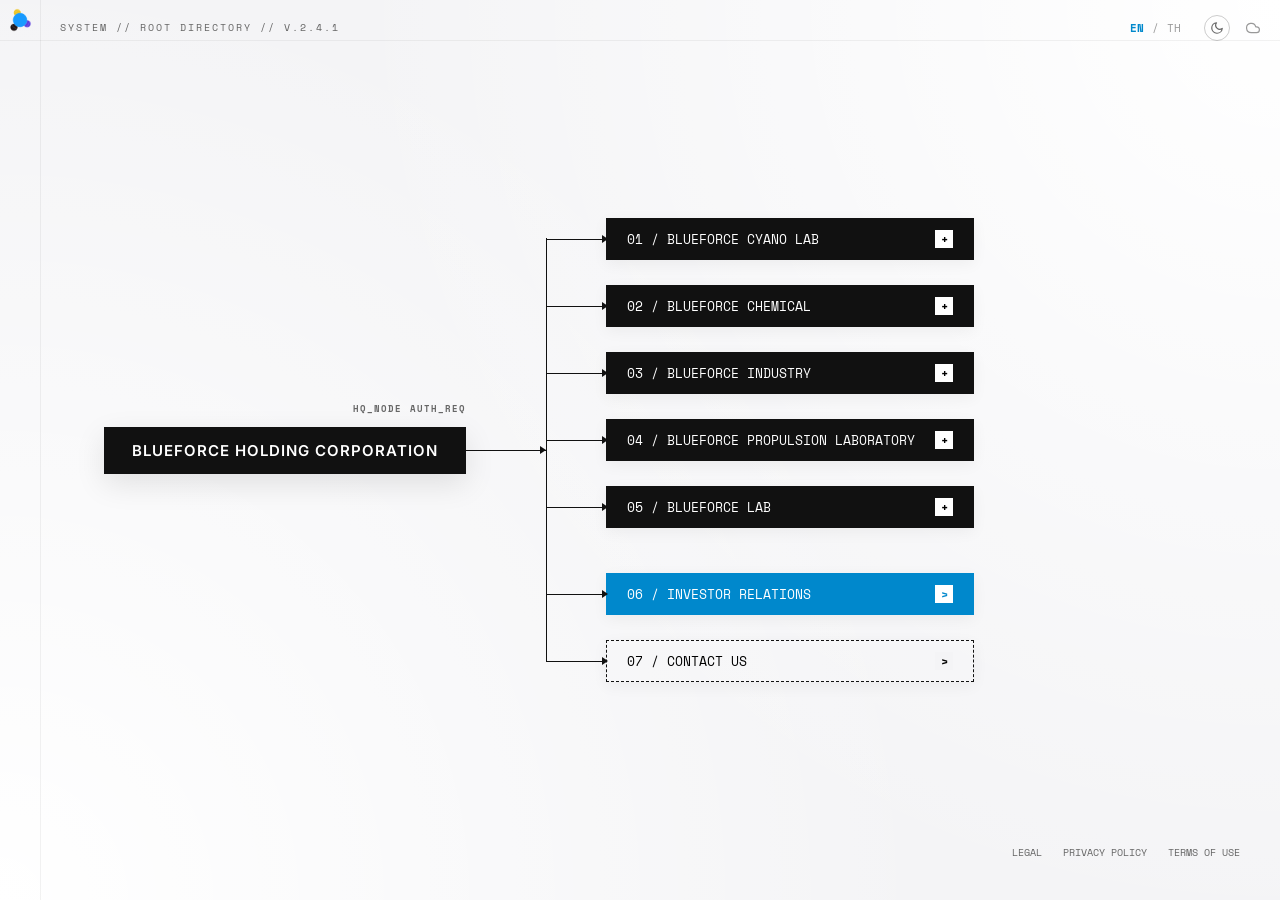
<file: index.html>
<!DOCTYPE html>
<html lang="en">
<head>
  <meta charset="UTF-8">
  <meta name="viewport" content="width=device-width, initial-scale=1.0">
  <meta name="description" content="Blueforce Holding Corporation - Core Directory">
  <title>BLUEFORCE HOLDING CORPORATION</title>
  <link rel="stylesheet" href="styles.css">
  <link rel="icon" type="image/png" href="LOGO/BHC_LOGO.png">
</head>
<body>
  <div class="lang-toggle">
    <span class="lang-btn active" data-lang="en">EN</span> / <span class="lang-btn" data-lang="th">TH</span>
    <span class="theme-toggle" id="theme-toggle"><svg width="14" height="14" viewBox="0 0 24 24" fill="none" stroke="currentColor" stroke-width="2" stroke-linecap="round" stroke-linejoin="round"><path d="M21 12.79A9 9 0 1 1 11.21 3 7 7 0 0 0 21 12.79z"/></svg></span>
    <a href="login.html" class="cloud-toggle" id="cloud-toggle" title="Blueforce Cloud"><svg width="14" height="14" viewBox="0 0 24 24" fill="none" stroke="currentColor" stroke-width="2" stroke-linecap="round" stroke-linejoin="round"><path d="M18 10h-1.26A8 8 0 1 0 9 20h9a5 5 0 0 0 0-10z"/></svg></a>
  </div>

  <img src="LOGO/BHC_LOGO.png" class="nav-logo site-logo" alt="BHC Logo">
  <div class="page-header" data-i18n="sys_root">SYSTEM // ROOT DIRECTORY // v.2.4.1</div>

  <div class="diagram-container">
    <div class="node">
      <div class="tags">
        <span data-i18n="tag_hq_node">HQ_NODE</span>
        <span data-i18n="tag_auth_req">AUTH_REQ</span>
      </div>
      <span data-i18n="corp_name">BLUEFORCE HOLDING CORPORATION</span>
    </div>
    
    <div class="connector-right"></div>
    
    <div class="tree">
      <a href="cyano-lab.html" class="tree-item">
        <div class="tree-node">
          <span data-i18n="node_01">01 / BLUEFORCE CYANO LAB</span>
          <span class="icon">+</span>
        </div>
      </a>
      
      <a href="chemical.html" class="tree-item">
        <div class="tree-node">
          <span data-i18n="node_02">02 / BLUEFORCE CHEMICAL</span>
          <span class="icon">+</span>
        </div>
      </a>
      
      <a href="industry.html" class="tree-item">
        <div class="tree-node">
          <span data-i18n="node_03">03 / BLUEFORCE INDUSTRY</span>
          <span class="icon">+</span>
        </div>
      </a>

      <a href="propulsion.html" class="tree-item">
        <div class="tree-node">
          <span data-i18n="node_04">04 / BLUEFORCE PROPULSION LABORATORY</span>
          <span class="icon">+</span>
        </div>
      </a>

      <a href="lab.html" class="tree-item">
        <div class="tree-node">
          <span data-i18n="node_05">05 / BLUEFORCE LAB</span>
          <span class="icon">+</span>
        </div>
      </a>

      <!-- NEW PHASE 2 NODES -->
      <a href="#" class="tree-item" style="margin-top: 20px;">
        <div class="tree-node" style="background-color: var(--accent-blue); border-color: var(--accent-blue);">
          <span data-i18n="node_06">06 / INVESTOR RELATIONS</span>
          <span class="icon" style="color: var(--accent-blue);">></span>
        </div>
      </a>

      <a href="contact.html" class="tree-item">
        <div class="tree-node tree-node-contact">
          <span data-i18n="node_07">07 / CONTACT US</span>
          <span class="icon contact-icon">></span>
        </div>
      </a>
    </div>
  </div>

  <div class="global-footer">
    <a href="#" data-i18n="footer_legal">LEGAL</a>
    <a href="#" data-i18n="footer_privacy">PRIVACY POLICY</a>
    <a href="#" data-i18n="footer_terms">TERMS OF USE</a>
  </div>

  <!-- <div class="global-ticker">
    <div class="ticker-content" data-i18n="ticker_msg">
      MARKET DATA: BHC +4.2% ^ | CYANO +1.1% ^ | CHEMDIV -0.4% v || SYSTEM STATUS: NOMINAL || SECURITY ALERT LEVEL: GREEN (TIER 1) || GLOBAL OPERATIONS REPORT: ALL FACILITIES OPERATING AT 98% EFFICIENCY
    </div>
  </div> -->

  <script src="script.js"></script>
</body>
</html>
</file>
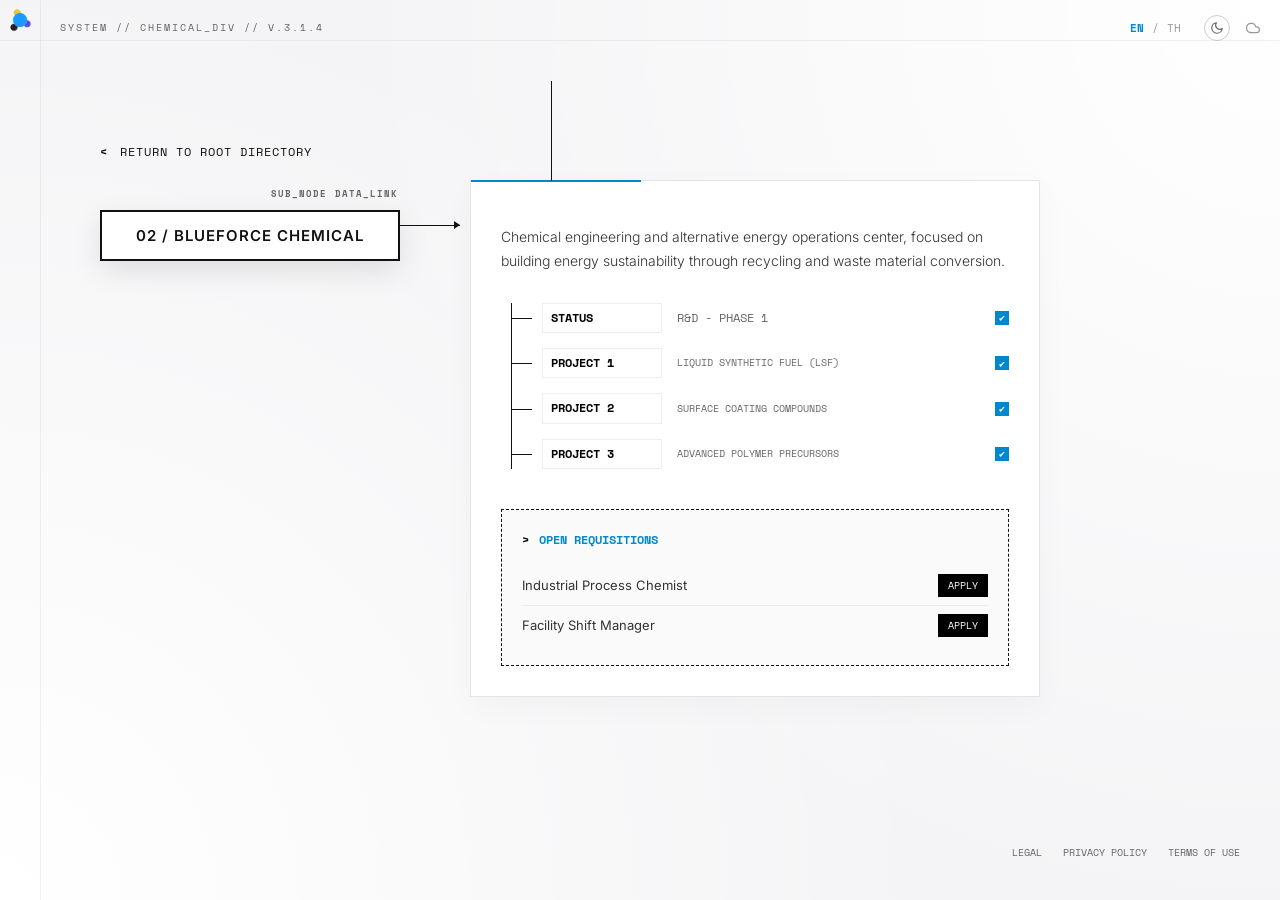
<file: chemical.html>
<!DOCTYPE html>
<html lang="en">
<head>
  <meta charset="UTF-8">
  <meta name="viewport" content="width=device-width, initial-scale=1.0">
  <title>02 / BLUEFORCE CHEMICAL</title>
  <link rel="stylesheet" href="styles.css">
  <link rel="icon" type="image/png" href="LOGO/BHC_LOGO.png">
</head>
<body>
  <div class="lang-toggle">
    <span class="lang-btn active" data-lang="en">EN</span> / <span class="lang-btn" data-lang="th">TH</span>
    <span class="theme-toggle" id="theme-toggle"><svg width="14" height="14" viewBox="0 0 24 24" fill="none" stroke="currentColor" stroke-width="2" stroke-linecap="round" stroke-linejoin="round"><path d="M21 12.79A9 9 0 1 1 11.21 3 7 7 0 0 0 21 12.79z"/></svg></span>
    <a href="login.html" class="cloud-toggle" id="cloud-toggle" title="Blueforce Cloud"><svg width="14" height="14" viewBox="0 0 24 24" fill="none" stroke="currentColor" stroke-width="2" stroke-linecap="round" stroke-linejoin="round"><path d="M18 10h-1.26A8 8 0 1 0 9 20h9a5 5 0 0 0 0-10z"/></svg></a>
  </div>

  <img src="LOGO/BHC_LOGO.png" class="nav-logo site-logo" alt="BHC Logo">
  <div class="page-header" data-i18n="sys_chem">SYSTEM // CHEMICAL_DIV // v.3.1.4</div>

  <div class="subpage-container">
    <a href="index.html" class="back-link" data-i18n="back_root">RETURN TO ROOT DIRECTORY</a>
    
    <div class="diagram-container" style="min-height: auto; align-items: flex-start; padding-left: 0;">
      <div class="node subpage-node" style="min-width: 300px;">
        <div class="tags">
          <span data-i18n="tag_sub_node">SUB_NODE</span>
          <span data-i18n="tag_data_link">DATA_LINK</span>
        </div>
        <span data-i18n="node_02">02 / BLUEFORCE CHEMICAL</span>
      </div>

      <div class="connector-right" style="margin-top: 15px; width: 60px;"></div>

      <div class="subpage-details" style="margin-top: -30px; margin-left: 10px;">
        <div class="decorative-line"></div>
        <p style="margin-bottom: 30px; font-weight: 300; font-size: 14px;" data-i18n="desc_chem">The backbone of our manufacturing process. Operating massive-scale synthesizers to produce base chemical compounds, industrial solvents, and advanced material precursors.</p>
        
        <ul class="properties-list">
          <li>
            <span class="prop-name">STATUS</span>
            <span class="prop-value" data-i18n="stat_bc"></span>
            <span class="checkbox-checked">✔</span>
          </li>
          <li>
            <span class="prop-name">PROJECT 1</span>
            <span class="prop-value" data-i18n="proj_bc_1" style="font-size: 10px; line-height: 1.2;">LIQUID SYNTHETIC FUEL (LSF)</span>
            <span class="checkbox-checked">✔</span>
          </li>
          <li>
            <span class="prop-name">PROJECT 2</span>
            <span class="prop-value" data-i18n="proj_bc_2" style="font-size: 10px; line-height: 1.2;">SURFACE COATING COMPOUNDS</span>
            <span class="checkbox-checked">✔</span>
          </li>
          <li>
            <span class="prop-name">PROJECT 3</span>
            <span class="prop-value" data-i18n="proj_bc_3" style="font-size: 10px; line-height: 1.2;">ADVANCED POLYMER PRECURSORS</span>
            <span class="checkbox-checked">✔</span>
          </li>
        </ul>

        <div class="careers-box">
          <div class="careers-box-title" data-i18n="open_req">OPEN REQUISITIONS</div>
          <div class="job-listing">
            <span data-i18n="job_chem">Industrial Process Chemist</span>
            <button class="job-apply-btn" data-i18n="apply">APPLY</button>
          </div>
          <div class="job-listing">
            <span data-i18n="job_shift">Facility Shift Manager</span>
            <button class="job-apply-btn" data-i18n="apply">APPLY</button>
          </div>
        </div>
      </div>
    </div>
  </div>
  
  <div class="global-footer">
    <a href="#" data-i18n="footer_legal">LEGAL</a>
    <a href="#" data-i18n="footer_privacy">PRIVACY POLICY</a>
    <a href="#" data-i18n="footer_terms">TERMS OF USE</a>
  </div>

  <!-- <div class="global-ticker">
    <div class="ticker-content" data-i18n="ticker_msg">
    </div>
  </div> -->
  
  <script src="script.js"></script>
</body>
</html>
</file>
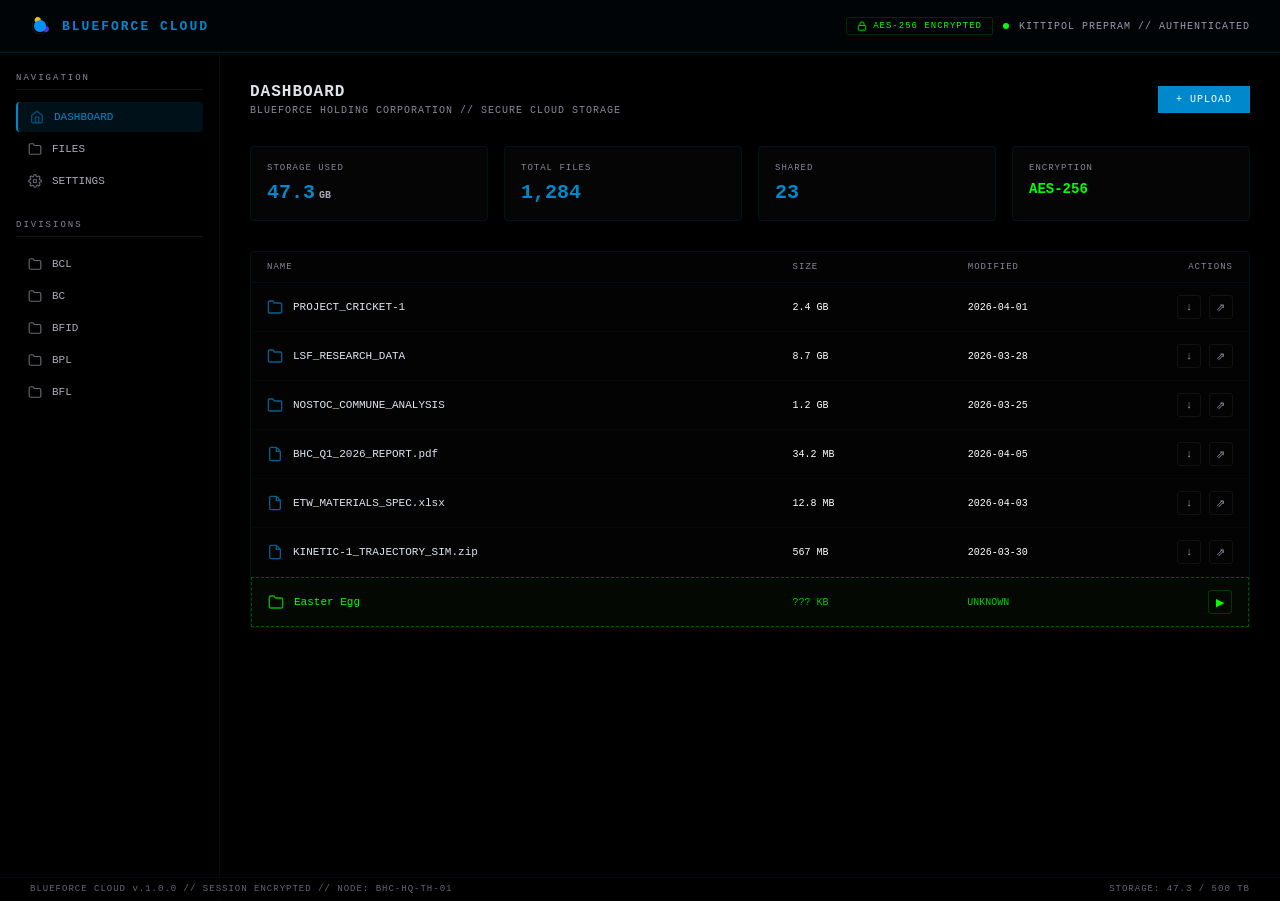
<file: cloud.html>
<!DOCTYPE html>
<html lang="en">

<head>
  <meta charset="UTF-8">
  <meta name="viewport" content="width=device-width, initial-scale=1.0">
  <title>BLUEFORCE CLOUD // SECURE INTERFACE</title>
  <link rel="icon" type="image/png" href="LOGO/BHC_LOGO.png">
  <style>
    body {
      background-color: #000;
      color: #d0d8e4;
      padding: 0;
      margin: 0;
      font-family: 'Space Mono', monospace;
      min-height: 100vh;
      overflow-x: hidden;
      background-image: none;
    }

    * {
      box-sizing: border-box;
    }

    .cloud-header {
      border-bottom: 1px solid rgba(0, 136, 204, 0.2);
      padding: 16px 30px;
      display: flex;
      align-items: center;
      justify-content: space-between;
      background: rgba(0, 136, 204, 0.03);
    }

    .cloud-logo {
      display: flex;
      align-items: center;
      gap: 12px;
      font-size: 13px;
      font-weight: 600;
      letter-spacing: 2px;
      text-transform: uppercase;
      color: #0088cc;
    }

    .cloud-logo svg {
      opacity: 0.8;
    }

    .cloud-user {
      font-size: 10px;
      color: #99a;
      letter-spacing: 1px;
      display: flex;
      align-items: center;
      gap: 10px;
    }

    .cloud-user .status-dot {
      width: 6px;
      height: 6px;
      background: #0f0;
      border-radius: 50%;
      display: inline-block;
      animation: pulse 2s infinite;
    }

    @keyframes pulse {

      0%,
      100% {
        opacity: 1;
      }

      50% {
        opacity: 0.3;
      }
    }

    .cloud-body {
      display: grid;
      grid-template-columns: 220px 1fr;
      min-height: calc(100vh - 52px);
    }

    /* Sidebar */
    .cloud-sidebar {
      border-right: 1px solid rgba(0, 136, 204, 0.1);
      padding: 20px 0;
      background: rgba(0, 0, 0, 0.2);
    }

    .sidebar-section {
      padding: 0 16px;
      margin-bottom: 24px;
    }

    .sidebar-title {
      font-size: 9px;
      color: #889;
      letter-spacing: 2px;
      text-transform: uppercase;
      margin-bottom: 12px;
      padding-bottom: 6px;
      border-bottom: 1px solid rgba(255, 255, 255, 0.08);
    }

    .sidebar-item {
      display: flex;
      align-items: center;
      gap: 10px;
      padding: 8px 12px;
      font-size: 11px;
      color: #aab;
      cursor: pointer;
      transition: all 0.2s;
      border-radius: 4px;
      margin-bottom: 2px;
    }

    .sidebar-item:hover {
      background: rgba(0, 136, 204, 0.08);
      color: #c0c8d4;
    }

    .sidebar-item.active {
      background: rgba(0, 136, 204, 0.12);
      color: #0088cc;
      border-left: 2px solid #0088cc;
    }

    .sidebar-item svg {
      width: 14px;
      height: 14px;
      opacity: 0.6;
    }

    /* Main Content */
    .cloud-main {
      padding: 30px;
    }

    .cloud-main-header {
      display: flex;
      justify-content: space-between;
      align-items: center;
      margin-bottom: 30px;
    }

    .cloud-main-title {
      font-size: 16px;
      font-weight: 600;
      letter-spacing: 1px;
      color: #e0e4ea;
    }

    .cloud-main-subtitle {
      font-size: 10px;
      color: #889;
      margin-top: 4px;
      letter-spacing: 1px;
    }

    .cloud-upload-btn {
      background: #0088cc;
      color: #fff;
      border: none;
      padding: 8px 18px;
      font-family: 'Space Mono', monospace;
      font-size: 10px;
      letter-spacing: 1px;
      cursor: pointer;
      transition: background 0.2s;
      text-transform: uppercase;
    }

    .cloud-upload-btn:hover {
      background: #006ba3;
    }

    /* Stats row */
    .cloud-stats {
      display: grid;
      grid-template-columns: repeat(4, 1fr);
      gap: 16px;
      margin-bottom: 30px;
    }

    .stat-card {
      background: rgba(255, 255, 255, 0.02);
      border: 1px solid rgba(0, 136, 204, 0.1);
      padding: 16px;
      border-radius: 4px;
    }

    .stat-label {
      font-size: 9px;
      color: #889;
      letter-spacing: 1px;
      text-transform: uppercase;
      margin-bottom: 8px;
    }

    .stat-value {
      font-size: 20px;
      font-weight: 600;
      color: #0088cc;
    }

    .stat-unit {
      font-size: 10px;
      color: #aab;
      margin-left: 4px;
    }

    /* File explorer */
    .file-explorer {
      background: rgba(255, 255, 255, 0.01);
      border: 1px solid rgba(0, 136, 204, 0.1);
      border-radius: 4px;
    }

    .file-header {
      display: grid;
      grid-template-columns: 3fr 1fr 1fr 90px;
      padding: 10px 16px;
      font-size: 9px;
      color: #889;
      letter-spacing: 1px;
      text-transform: uppercase;
      border-bottom: 1px solid rgba(0, 136, 204, 0.08);
    }

    .file-row {
      display: grid;
      grid-template-columns: 3fr 1fr 1fr 90px;
      padding: 12px 16px;
      font-size: 11px;
      border-bottom: 1px solid rgba(255, 255, 255, 0.02);
      transition: background 0.15s;
      cursor: pointer;
      align-items: center;
    }

    .file-row:hover {
      background: rgba(0, 136, 204, 0.04);
    }

    .file-row:last-child {
      border-bottom: none;
    }

    .file-name {
      display: flex;
      align-items: center;
      gap: 10px;
      color: #e0e6ee;
    }

    .file-name svg {
      width: 16px;
      height: 16px;
      color: #0088cc;
      opacity: 0.7;
    }

    .file-size,
    .file-date {
      color: rgb(255, 255, 255);
      font-size: 10px;
    }

    .file-actions {
      display: flex;
      gap: 8px;
      justify-content: flex-end;
    }

    .file-action-btn {
      width: 24px;
      height: 24px;
      display: inline-flex;
      align-items: center;
      justify-content: center;
      background: transparent;
      border: 1px solid rgba(255, 255, 255, 0.06);
      border-radius: 3px;
      color: #99a;
      cursor: pointer;
      transition: all 0.2s;
    }

    .file-action-btn:hover {
      border-color: #0088cc;
      color: #0088cc;
    }

    .folder-icon {
      color: #0088cc;
    }

    .doc-icon {
      color: #5a9;
    }

    /* Encryption badge */
    .encryption-badge {
      display: inline-flex;
      align-items: center;
      gap: 6px;
      padding: 3px 10px;
      font-size: 9px;
      color: #0f0;
      border: 1px solid rgba(0, 255, 0, 0.15);
      border-radius: 2px;
      letter-spacing: 1px;
    }

    /* Footer bar */
    .cloud-footer {
      position: fixed;
      bottom: 0;
      left: 0;
      width: 100%;
      padding: 6px 30px;
      font-size: 9px;
      color: #667;
      background: rgba(0, 0, 0, 0.6);
      border-top: 1px solid rgba(0, 136, 204, 0.08);
      display: flex;
      justify-content: space-between;
      letter-spacing: 1px;
    }
  </style>
</head>

<body>
  <!-- Header -->
  <div class="cloud-header">
    <div class="cloud-logo">
      <img src="LOGO/BHC_LOGO.png" style="height: 20px;" alt="BHC Logo">
      BLUEFORCE CLOUD
    </div>
    <div class="cloud-user">
      <span class="encryption-badge">
        <svg width="10" height="10" viewBox="0 0 24 24" fill="none" stroke="currentColor" stroke-width="2">
          <rect x="3" y="11" width="18" height="11" rx="2" ry="2" />
          <path d="M7 11V7a5 5 0 0 1 10 0v4" />
        </svg>
        AES-256 ENCRYPTED
      </span>
      <span class="status-dot"></span>
      KITTIPOL PREPRAM // AUTHENTICATED
    </div>
  </div>

  <!-- Body -->
  <div class="cloud-body">
    <!-- Sidebar -->
    <div class="cloud-sidebar">
      <div class="sidebar-section">
        <div class="sidebar-title">NAVIGATION</div>
        <div class="sidebar-item active">
          <svg viewBox="0 0 24 24" fill="none" stroke="currentColor" stroke-width="2">
            <path d="M3 9l9-7 9 7v11a2 2 0 0 1-2 2H5a2 2 0 0 1-2-2z" />
            <polyline points="9 22 9 12 15 12 15 22" />
          </svg>
          DASHBOARD
        </div>
        <div class="sidebar-item">
          <svg viewBox="0 0 24 24" fill="none" stroke="currentColor" stroke-width="2">
            <path d="M22 19a2 2 0 0 1-2 2H4a2 2 0 0 1-2-2V5a2 2 0 0 1 2-2h5l2 3h9a2 2 0 0 1 2 2z" />
          </svg>
          FILES
        </div>
        <div class="sidebar-item">
          <svg viewBox="0 0 24 24" fill="none" stroke="currentColor" stroke-width="2">
            <circle cx="12" cy="12" r="3" />
            <path
              d="M19.4 15a1.65 1.65 0 0 0 .33 1.82l.06.06a2 2 0 0 1 0 2.83 2 2 0 0 1-2.83 0l-.06-.06a1.65 1.65 0 0 0-1.82-.33 1.65 1.65 0 0 0-1 1.51V21a2 2 0 0 1-2 2 2 2 0 0 1-2-2v-.09A1.65 1.65 0 0 0 9 19.4a1.65 1.65 0 0 0-1.82.33l-.06.06a2 2 0 0 1-2.83 0 2 2 0 0 1 0-2.83l.06-.06A1.65 1.65 0 0 0 4.68 15a1.65 1.65 0 0 0-1.51-1H3a2 2 0 0 1-2-2 2 2 0 0 1 2-2h.09A1.65 1.65 0 0 0 4.6 9a1.65 1.65 0 0 0-.33-1.82l-.06-.06a2 2 0 0 1 0-2.83 2 2 0 0 1 2.83 0l.06.06A1.65 1.65 0 0 0 9 4.68a1.65 1.65 0 0 0 1-1.51V3a2 2 0 0 1 2-2 2 2 0 0 1 2 2v.09a1.65 1.65 0 0 0 1 1.51 1.65 1.65 0 0 0 1.82-.33l.06-.06a2 2 0 0 1 2.83 0 2 2 0 0 1 0 2.83l-.06.06a1.65 1.65 0 0 0-.33 1.82V9a1.65 1.65 0 0 0 1.51 1H21a2 2 0 0 1 2 2 2 2 0 0 1-2 2h-.09a1.65 1.65 0 0 0-1.51 1z" />
          </svg>
          SETTINGS
        </div>
      </div>
      <div class="sidebar-section">
        <div class="sidebar-title">DIVISIONS</div>
        <div class="sidebar-item">
          <svg viewBox="0 0 24 24" fill="none" stroke="currentColor" stroke-width="2">
            <path d="M22 19a2 2 0 0 1-2 2H4a2 2 0 0 1-2-2V5a2 2 0 0 1 2-2h5l2 3h9a2 2 0 0 1 2 2z" />
          </svg>
          BCL
        </div>
        <div class="sidebar-item">
          <svg viewBox="0 0 24 24" fill="none" stroke="currentColor" stroke-width="2">
            <path d="M22 19a2 2 0 0 1-2 2H4a2 2 0 0 1-2-2V5a2 2 0 0 1 2-2h5l2 3h9a2 2 0 0 1 2 2z" />
          </svg>
          BC
        </div>
        <div class="sidebar-item">
          <svg viewBox="0 0 24 24" fill="none" stroke="currentColor" stroke-width="2">
            <path d="M22 19a2 2 0 0 1-2 2H4a2 2 0 0 1-2-2V5a2 2 0 0 1 2-2h5l2 3h9a2 2 0 0 1 2 2z" />
          </svg>
          BFID
        </div>
        <div class="sidebar-item">
          <svg viewBox="0 0 24 24" fill="none" stroke="currentColor" stroke-width="2">
            <path d="M22 19a2 2 0 0 1-2 2H4a2 2 0 0 1-2-2V5a2 2 0 0 1 2-2h5l2 3h9a2 2 0 0 1 2 2z" />
          </svg>
          BPL
        </div>
        <div class="sidebar-item">
          <svg viewBox="0 0 24 24" fill="none" stroke="currentColor" stroke-width="2">
            <path d="M22 19a2 2 0 0 1-2 2H4a2 2 0 0 1-2-2V5a2 2 0 0 1 2-2h5l2 3h9a2 2 0 0 1 2 2z" />
          </svg>
          BFL
        </div>
      </div>
    </div>

    <!-- Main -->
    <div class="cloud-main">
      <div class="cloud-main-header">
        <div>
          <div class="cloud-main-title">DASHBOARD</div>
          <div class="cloud-main-subtitle">BLUEFORCE HOLDING CORPORATION // SECURE CLOUD STORAGE</div>
        </div>
        <button class="cloud-upload-btn">+ UPLOAD</button>
      </div>

      <!-- Stats -->
      <div class="cloud-stats">
        <div class="stat-card">
          <div class="stat-label">STORAGE USED</div>
          <div class="stat-value">47.3<span class="stat-unit">GB</span></div>
        </div>
        <div class="stat-card">
          <div class="stat-label">TOTAL FILES</div>
          <div class="stat-value">1,284</div>
        </div>
        <div class="stat-card">
          <div class="stat-label">SHARED</div>
          <div class="stat-value">23</div>
        </div>
        <div class="stat-card">
          <div class="stat-label">ENCRYPTION</div>
          <div class="stat-value" style="color: #0f0; font-size: 14px;">AES-256</div>
        </div>
      </div>

      <!-- File Explorer -->
      <div class="file-explorer">
        <div class="file-header">
          <span>NAME</span>
          <span>SIZE</span>
          <span>MODIFIED</span>
          <span style="text-align: right;">ACTIONS</span>
        </div>

        <div class="file-row">
          <div class="file-name">
            <svg viewBox="0 0 24 24" fill="none" stroke="currentColor" stroke-width="2" class="folder-icon">
              <path d="M22 19a2 2 0 0 1-2 2H4a2 2 0 0 1-2-2V5a2 2 0 0 1 2-2h5l2 3h9a2 2 0 0 1 2 2z" />
            </svg>
            PROJECT_CRICKET-1
          </div>
          <div class="file-size">2.4 GB</div>
          <div class="file-date">2026-04-01</div>
          <div class="file-actions">
            <span class="file-action-btn" title="Download">↓</span>
            <span class="file-action-btn" title="Share">⇗</span>
          </div>
        </div>

        <div class="file-row">
          <div class="file-name">
            <svg viewBox="0 0 24 24" fill="none" stroke="currentColor" stroke-width="2" class="folder-icon">
              <path d="M22 19a2 2 0 0 1-2 2H4a2 2 0 0 1-2-2V5a2 2 0 0 1 2-2h5l2 3h9a2 2 0 0 1 2 2z" />
            </svg>
            LSF_RESEARCH_DATA
          </div>
          <div class="file-size">8.7 GB</div>
          <div class="file-date">2026-03-28</div>
          <div class="file-actions">
            <span class="file-action-btn" title="Download">↓</span>
            <span class="file-action-btn" title="Share">⇗</span>
          </div>
        </div>

        <div class="file-row">
          <div class="file-name">
            <svg viewBox="0 0 24 24" fill="none" stroke="currentColor" stroke-width="2" class="folder-icon">
              <path d="M22 19a2 2 0 0 1-2 2H4a2 2 0 0 1-2-2V5a2 2 0 0 1 2-2h5l2 3h9a2 2 0 0 1 2 2z" />
            </svg>
            NOSTOC_COMMUNE_ANALYSIS
          </div>
          <div class="file-size">1.2 GB</div>
          <div class="file-date">2026-03-25</div>
          <div class="file-actions">
            <span class="file-action-btn" title="Download">↓</span>
            <span class="file-action-btn" title="Share">⇗</span>
          </div>
        </div>

        <div class="file-row">
          <div class="file-name">
            <svg viewBox="0 0 24 24" fill="none" stroke="currentColor" stroke-width="2" class="doc-icon">
              <path d="M14 2H6a2 2 0 0 0-2 2v16a2 2 0 0 0 2 2h12a2 2 0 0 0 2-2V8z" />
              <polyline points="14 2 14 8 20 8" />
            </svg>
            BHC_Q1_2026_REPORT.pdf
          </div>
          <div class="file-size">34.2 MB</div>
          <div class="file-date">2026-04-05</div>
          <div class="file-actions">
            <span class="file-action-btn" title="Download">↓</span>
            <span class="file-action-btn" title="Share">⇗</span>
          </div>
        </div>

        <div class="file-row">
          <div class="file-name">
            <svg viewBox="0 0 24 24" fill="none" stroke="currentColor" stroke-width="2" class="doc-icon">
              <path d="M14 2H6a2 2 0 0 0-2 2v16a2 2 0 0 0 2 2h12a2 2 0 0 0 2-2V8z" />
              <polyline points="14 2 14 8 20 8" />
            </svg>
            ETW_MATERIALS_SPEC.xlsx
          </div>
          <div class="file-size">12.8 MB</div>
          <div class="file-date">2026-04-03</div>
          <div class="file-actions">
            <span class="file-action-btn" title="Download">↓</span>
            <span class="file-action-btn" title="Share">⇗</span>
          </div>
        </div>

        <div class="file-row">
          <div class="file-name">
            <svg viewBox="0 0 24 24" fill="none" stroke="currentColor" stroke-width="2" class="doc-icon">
              <path d="M14 2H6a2 2 0 0 0-2 2v16a2 2 0 0 0 2 2h12a2 2 0 0 0 2-2V8z" />
              <polyline points="14 2 14 8 20 8" />
            </svg>
            KINETIC-1_TRAJECTORY_SIM.zip
          </div>
          <div class="file-size">567 MB</div>
          <div class="file-date">2026-03-30</div>
          <div class="file-actions">
            <span class="file-action-btn" title="Download">↓</span>
            <span class="file-action-btn" title="Share">⇗</span>
          </div>
        </div>

        <div class="file-row" onclick="window.location.href='easter-egg.html'"
          style="color: #0f0; border: 1px dashed rgba(0,255,0,0.3); background: rgba(0,255,0,0.02);">
          <div class="file-name" style="color: #0f0;">
            <svg viewBox="0 0 24 24" fill="none" stroke="currentColor" stroke-width="2" class="folder-icon"
              style="color: #0f0;">
              <path d="M22 19a2 2 0 0 1-2 2H4a2 2 0 0 1-2-2V5a2 2 0 0 1 2-2h5l2 3h9a2 2 0 0 1 2 2z" />
            </svg>
            Easter Egg
          </div>
          <div class="file-size" style="color: #0c0;">??? KB</div>
          <div class="file-date" style="color: #0c0;">UNKNOWN</div>
          <div class="file-actions">
            <span class="file-action-btn" style="color: #0f0; border-color: rgba(0,255,0,0.2);" title="Execute">▶</span>
          </div>
        </div>
      </div>
    </div>
  </div>

  <!-- Footer -->
  <div class="cloud-footer">
    <span>BLUEFORCE CLOUD v.1.0.0 // SESSION ENCRYPTED // NODE: BHC-HQ-TH-01</span>
    <span>STORAGE: 47.3 / 500 TB</span>
  </div>
</body>

</html>
</file>
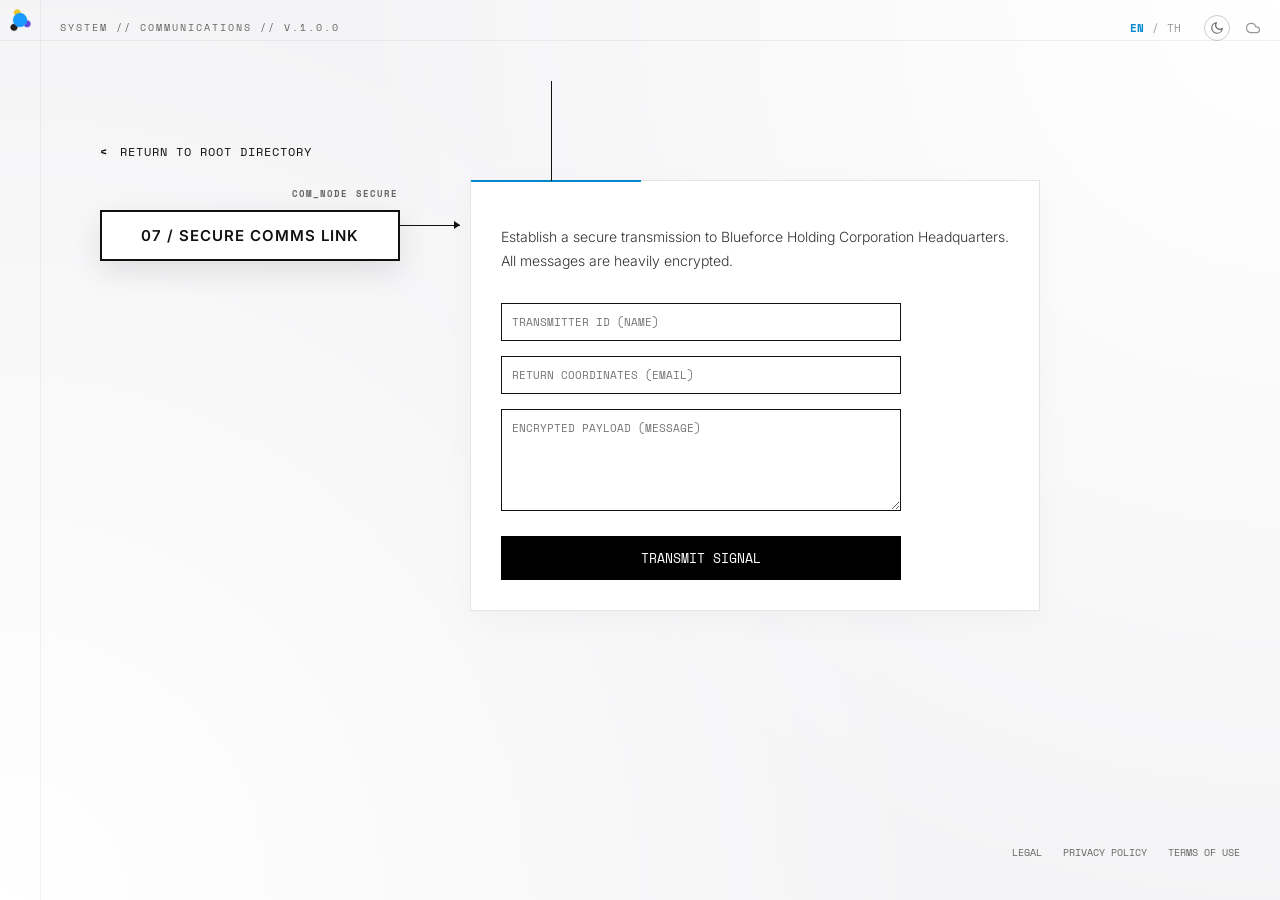
<file: contact.html>
<!DOCTYPE html>
<html lang="en">
<head>
  <meta charset="UTF-8">
  <meta name="viewport" content="width=device-width, initial-scale=1.0">
  <title>07 / CONTACT US</title>
  <link rel="stylesheet" href="styles.css">
  <link rel="icon" type="image/png" href="LOGO/BHC_LOGO.png">
</head>
<body>
  <div class="lang-toggle">
    <span class="lang-btn active" data-lang="en">EN</span> / <span class="lang-btn" data-lang="th">TH</span>
    <span class="theme-toggle" id="theme-toggle"><svg width="14" height="14" viewBox="0 0 24 24" fill="none" stroke="currentColor" stroke-width="2" stroke-linecap="round" stroke-linejoin="round"><path d="M21 12.79A9 9 0 1 1 11.21 3 7 7 0 0 0 21 12.79z"/></svg></span>
    <a href="login.html" class="cloud-toggle" id="cloud-toggle" title="Blueforce Cloud"><svg width="14" height="14" viewBox="0 0 24 24" fill="none" stroke="currentColor" stroke-width="2" stroke-linecap="round" stroke-linejoin="round"><path d="M18 10h-1.26A8 8 0 1 0 9 20h9a5 5 0 0 0 0-10z"/></svg></a>
  </div>

  <img src="LOGO/BHC_LOGO.png" class="nav-logo site-logo" alt="BHC Logo">
  <div class="page-header" data-i18n="sys_comms">SYSTEM // COMMUNICATIONS // v.1.0.0</div>

  <div class="subpage-container">
    <a href="index.html" class="back-link" data-i18n="back_root">RETURN TO ROOT DIRECTORY</a>
    
    <div class="diagram-container" style="min-height: auto; align-items: flex-start; padding-left: 0;">
      <div class="node subpage-node" style="min-width: 300px;">
        <div class="tags">
          <span data-i18n="tag_com_node">COM_NODE</span>
          <span data-i18n="tag_secure">SECURE</span>
        </div>
        <span data-i18n="node_07_full">07 / SECURE COMMS LINK</span>
      </div>

      <div class="connector-right" style="margin-top: 15px; width: 60px;"></div>

      <div class="subpage-details" style="margin-top: -30px; margin-left: 10px;">
        <div class="decorative-line"></div>
        <p style="margin-bottom: 30px; font-weight: 300; font-size: 14px;" data-i18n="desc_contact">Establish a secure transmission to Blueforce Holding Corporation Headquarters. All messages are heavily encrypted.</p>
        
        <form style="display: flex; flex-direction: column; gap: 15px; font-family: var(--font-mono); font-size: 12px; width: 400px; max-width: 100%;">
          <input type="text" placeholder="TRANSMITTER ID (NAME)" style="padding: 10px; border: 1px solid var(--line-color); font-family: var(--font-mono); font-size: 11px;">
          <input type="email" placeholder="RETURN COORDINATES (EMAIL)" style="padding: 10px; border: 1px solid var(--line-color); font-family: var(--font-mono); font-size: 11px;">
          <textarea placeholder="ENCRYPTED PAYLOAD (MESSAGE)" rows="5" style="padding: 10px; border: 1px solid var(--line-color); font-family: var(--font-mono); font-size: 11px; resize: vertical;"></textarea>
          <button type="button" style="background: #000; color: #fff; padding: 12px; border: none; font-family: var(--font-mono); cursor: pointer; transition: background 0.3s; margin-top: 10px;" onmouseover="this.style.background='#008bc6'" onmouseout="this.style.background='#000'" data-i18n="btn_transmit">TRANSMIT SIGNAL</button>
        </form>
      </div>
    </div>
  </div>
  
  <div class="global-footer">
    <a href="#" data-i18n="footer_legal">LEGAL</a>
    <a href="#" data-i18n="footer_privacy">PRIVACY POLICY</a>
    <a href="#" data-i18n="footer_terms">TERMS OF USE</a>
  </div>

  <!-- <div class="global-ticker">
    <div class="ticker-content" data-i18n="ticker_msg">
    </div>
  </div> -->
  
  <script src="script.js"></script>
</body>
</html>
</file>
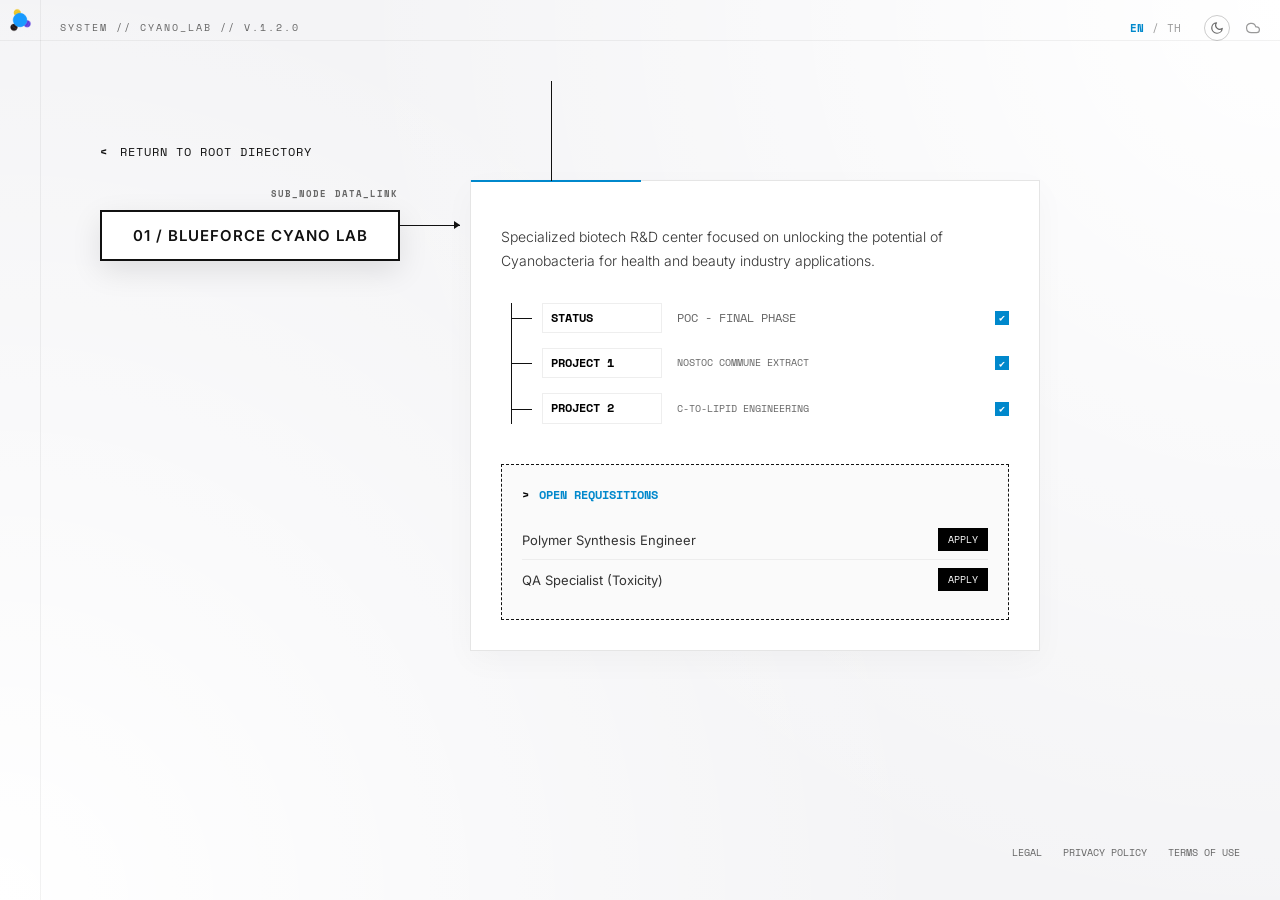
<file: cyano-lab.html>
<!DOCTYPE html>
<html lang="en">
<head>
  <meta charset="UTF-8">
  <meta name="viewport" content="width=device-width, initial-scale=1.0">
  <title>01 / BLUEFORCE CYANO LAB</title>
  <link rel="stylesheet" href="styles.css">
  <link rel="icon" type="image/png" href="LOGO/BHC_LOGO.png">
</head>
<body>
  <div class="lang-toggle">
    <span class="lang-btn active" data-lang="en">EN</span> / <span class="lang-btn" data-lang="th">TH</span>
    <span class="theme-toggle" id="theme-toggle"><svg width="14" height="14" viewBox="0 0 24 24" fill="none" stroke="currentColor" stroke-width="2" stroke-linecap="round" stroke-linejoin="round"><path d="M21 12.79A9 9 0 1 1 11.21 3 7 7 0 0 0 21 12.79z"/></svg></span>
    <a href="login.html" class="cloud-toggle" id="cloud-toggle" title="Blueforce Cloud"><svg width="14" height="14" viewBox="0 0 24 24" fill="none" stroke="currentColor" stroke-width="2" stroke-linecap="round" stroke-linejoin="round"><path d="M18 10h-1.26A8 8 0 1 0 9 20h9a5 5 0 0 0 0-10z"/></svg></a>
  </div>

  <img src="LOGO/BHC_LOGO.png" class="nav-logo site-logo" alt="BHC Logo">
  <div class="page-header" data-i18n="sys_cyan">SYSTEM // CYANO_LAB // v.1.2.0</div>

  <div class="subpage-container">
    <a href="index.html" class="back-link" data-i18n="back_root">RETURN TO ROOT DIRECTORY</a>
    
    <div class="diagram-container" style="min-height: auto; align-items: flex-start; padding-left: 0;">
      <div class="node subpage-node" style="min-width: 300px;">
        <div class="tags">
          <span data-i18n="tag_sub_node">SUB_NODE</span>
          <span data-i18n="tag_data_link">DATA_LINK</span>
        </div>
        <span data-i18n="node_01">01 / BLUEFORCE CYANO LAB</span>
      </div>

      <div class="connector-right" style="margin-top: 15px; width: 60px;"></div>

      <div class="subpage-details" style="margin-top: -30px; margin-left: 10px;">
        <div class="decorative-line"></div>
        <p style="margin-bottom: 30px; font-weight: 300; font-size: 14px;" data-i18n="desc_cyano">Specialized research facility dedicated to the engineering of advanced cyanoacrylate polymers, rapid-curing adhesives, and molecular bonding agents for industrial and structural applications.</p>
        
        <ul class="properties-list">
          <li>
            <span class="prop-name">STATUS</span>
            <span class="prop-value" data-i18n="stat_bcl"></span>
            <span class="checkbox-checked">✔</span>
          </li>
          <li>
            <span class="prop-name">PROJECT 1</span>
            <span class="prop-value" data-i18n="proj_bcl_1" style="font-size: 10px; line-height: 1.2;">NOSTOC COMMUNE EXTRACT</span>
            <span class="checkbox-checked">✔</span>
          </li>
          <li>
            <span class="prop-name">PROJECT 2</span>
            <span class="prop-value" data-i18n="proj_bcl_2" style="font-size: 10px; line-height: 1.2;">C-TO-LIPID ENGINEERING</span>
            <span class="checkbox-checked">✔</span>
          </li>
        </ul>

        <div class="careers-box">
          <div class="careers-box-title" data-i18n="open_req">OPEN REQUISITIONS</div>
          <div class="job-listing">
            <span data-i18n="job_poly">Polymer Synthesis Engineer</span>
            <button class="job-apply-btn" data-i18n="apply">APPLY</button>
          </div>
          <div class="job-listing">
            <span data-i18n="job_qa">QA Specialist (Toxicity)</span>
            <button class="job-apply-btn" data-i18n="apply">APPLY</button>
          </div>
        </div>
      </div>
    </div>
  </div>
  
  <div class="global-footer">
    <a href="#" data-i18n="footer_legal">LEGAL</a>
    <a href="#" data-i18n="footer_privacy">PRIVACY POLICY</a>
    <a href="#" data-i18n="footer_terms">TERMS OF USE</a>
  </div>

  <!-- <div class="global-ticker">
    <div class="ticker-content" data-i18n="ticker_msg">
    </div>
  </div> -->
  
  <script src="script.js"></script>
</body>
</html>
</file>
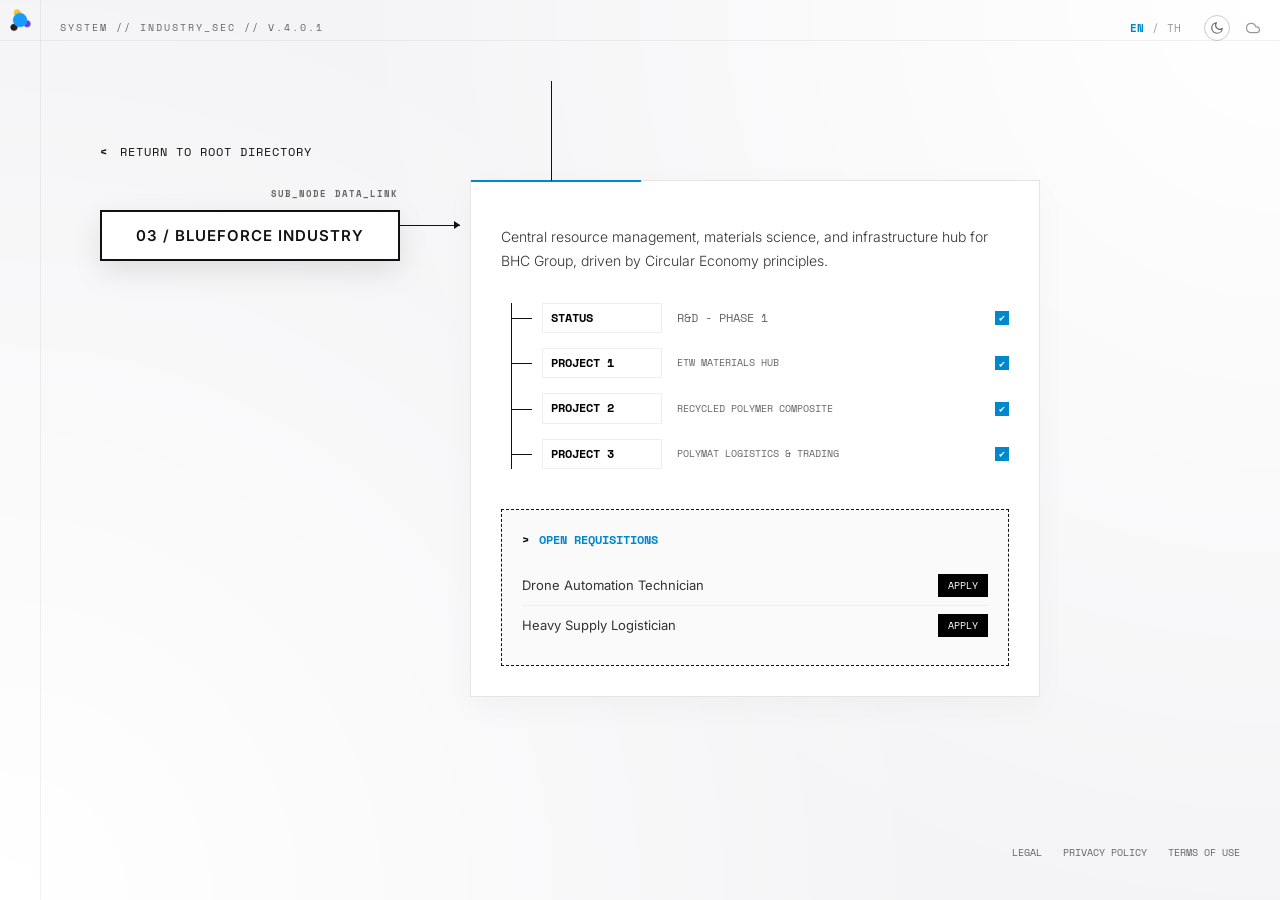
<file: industry.html>
<!DOCTYPE html>
<html lang="en">
<head>
  <meta charset="UTF-8">
  <meta name="viewport" content="width=device-width, initial-scale=1.0">
  <title>03 / BLUEFORCE INDUSTRY</title>
  <link rel="stylesheet" href="styles.css">
  <link rel="icon" type="image/png" href="LOGO/BHC_LOGO.png">
</head>
<body>
  <div class="lang-toggle">
    <span class="lang-btn active" data-lang="en">EN</span> / <span class="lang-btn" data-lang="th">TH</span>
    <span class="theme-toggle" id="theme-toggle"><svg width="14" height="14" viewBox="0 0 24 24" fill="none" stroke="currentColor" stroke-width="2" stroke-linecap="round" stroke-linejoin="round"><path d="M21 12.79A9 9 0 1 1 11.21 3 7 7 0 0 0 21 12.79z"/></svg></span>
    <a href="login.html" class="cloud-toggle" id="cloud-toggle" title="Blueforce Cloud"><svg width="14" height="14" viewBox="0 0 24 24" fill="none" stroke="currentColor" stroke-width="2" stroke-linecap="round" stroke-linejoin="round"><path d="M18 10h-1.26A8 8 0 1 0 9 20h9a5 5 0 0 0 0-10z"/></svg></a>
  </div>

  <img src="LOGO/BHC_LOGO.png" class="nav-logo site-logo" alt="BHC Logo">
  <div class="page-header" data-i18n="sys_ind">SYSTEM // INDUSTRY_SEC // v.4.0.1</div>

  <div class="subpage-container">
    <a href="index.html" class="back-link" data-i18n="back_root">RETURN TO ROOT DIRECTORY</a>
    
    <div class="diagram-container" style="min-height: auto; align-items: flex-start; padding-left: 0;">
      <div class="node subpage-node" style="min-width: 300px;">
        <div class="tags">
          <span data-i18n="tag_sub_node">SUB_NODE</span>
          <span data-i18n="tag_data_link">DATA_LINK</span>
        </div>
        <span data-i18n="node_03">03 / BLUEFORCE INDUSTRY</span>
      </div>

      <div class="connector-right" style="margin-top: 15px; width: 60px;"></div>

      <div class="subpage-details" style="margin-top: -30px; margin-left: 10px;">
        <div class="decorative-line"></div>
        <p style="margin-bottom: 30px; font-weight: 300; font-size: 14px;" data-i18n="desc_ind">The heavy engineering and logistics arm. Blueforce Industry manages automated fabrication plants, drone-assisted assembly lines, and global supply chain networks for our advanced technologies.</p>
        
        <ul class="properties-list">
          <li>
            <span class="prop-name">STATUS</span>
            <span class="prop-value" data-i18n="stat_bfid"></span>
            <span class="checkbox-checked">✔</span>
          </li>
          <li>
            <span class="prop-name">PROJECT 1</span>
            <span class="prop-value" data-i18n="proj_bfid_1" style="font-size: 10px; line-height: 1.2;">ETW MATERIALS HUB</span>
            <span class="checkbox-checked">✔</span>
          </li>
          <li>
            <span class="prop-name">PROJECT 2</span>
            <span class="prop-value" data-i18n="proj_bfid_2" style="font-size: 10px; line-height: 1.2;">RECYCLED POLYMER COMPOSITE</span>
            <span class="checkbox-checked">✔</span>
          </li>
          <li>
            <span class="prop-name">PROJECT 3</span>
            <span class="prop-value" data-i18n="proj_bfid_3" style="font-size: 10px; line-height: 1.2;">POLYMAT LOGISTICS & TRADING</span>
            <span class="checkbox-checked">✔</span>
          </li>
        </ul>

        <div class="careers-box">
          <div class="careers-box-title" data-i18n="open_req">OPEN REQUISITIONS</div>
          <div class="job-listing">
            <span data-i18n="job_drone">Drone Automation Technician</span>
            <button class="job-apply-btn" data-i18n="apply">APPLY</button>
          </div>
          <div class="job-listing">
            <span data-i18n="job_logistics">Heavy Supply Logistician</span>
            <button class="job-apply-btn" data-i18n="apply">APPLY</button>
          </div>
        </div>
      </div>
    </div>
  </div>
  
  <div class="global-footer">
    <a href="#" data-i18n="footer_legal">LEGAL</a>
    <a href="#" data-i18n="footer_privacy">PRIVACY POLICY</a>
    <a href="#" data-i18n="footer_terms">TERMS OF USE</a>
  </div>

  <!-- <div class="global-ticker">
    <div class="ticker-content" data-i18n="ticker_msg">
    </div>
  </div> -->
  
  <script src="script.js"></script>
</body>
</html>
</file>
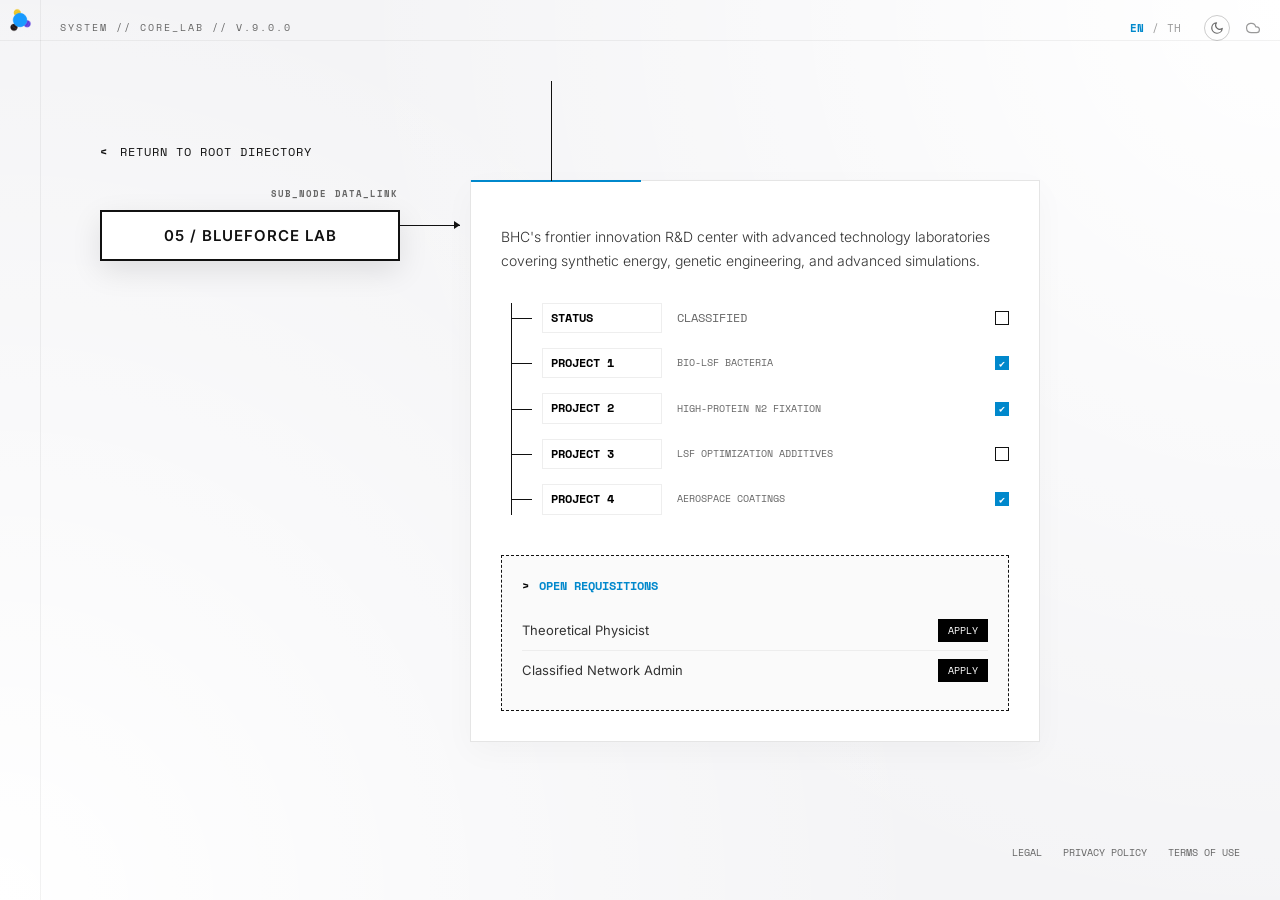
<file: lab.html>
<!DOCTYPE html>
<html lang="en">
<head>
  <meta charset="UTF-8">
  <meta name="viewport" content="width=device-width, initial-scale=1.0">
  <title>05 / BLUEFORCE LAB</title>
  <link rel="stylesheet" href="styles.css">
  <link rel="icon" type="image/png" href="LOGO/BHC_LOGO.png">
</head>
<body>
  <div class="lang-toggle">
    <span class="lang-btn active" data-lang="en">EN</span> / <span class="lang-btn" data-lang="th">TH</span>
    <span class="theme-toggle" id="theme-toggle"><svg width="14" height="14" viewBox="0 0 24 24" fill="none" stroke="currentColor" stroke-width="2" stroke-linecap="round" stroke-linejoin="round"><path d="M21 12.79A9 9 0 1 1 11.21 3 7 7 0 0 0 21 12.79z"/></svg></span>
    <a href="login.html" class="cloud-toggle" id="cloud-toggle" title="Blueforce Cloud"><svg width="14" height="14" viewBox="0 0 24 24" fill="none" stroke="currentColor" stroke-width="2" stroke-linecap="round" stroke-linejoin="round"><path d="M18 10h-1.26A8 8 0 1 0 9 20h9a5 5 0 0 0 0-10z"/></svg></a>
  </div>

  <img src="LOGO/BHC_LOGO.png" class="nav-logo site-logo" alt="BHC Logo">
  <div class="page-header" data-i18n="sys_lab">SYSTEM // CORE_LAB // v.9.0.0</div>

  <div class="subpage-container">
    <a href="index.html" class="back-link" data-i18n="back_root">RETURN TO ROOT DIRECTORY</a>
    
    <div class="diagram-container" style="min-height: auto; align-items: flex-start; padding-left: 0;">
      <div class="node subpage-node" style="min-width: 300px;">
        <div class="tags">
          <span data-i18n="tag_sub_node">SUB_NODE</span>
          <span data-i18n="tag_data_link">DATA_LINK</span>
        </div>
        <span data-i18n="node_05">05 / BLUEFORCE LAB</span>
      </div>

      <div class="connector-right" style="margin-top: 15px; width: 60px;"></div>

      <div class="subpage-details" style="margin-top: -30px; margin-left: 10px;">
        <div class="decorative-line"></div>
        <p style="margin-bottom: 30px; font-weight: 300; font-size: 14px;" data-i18n="desc_lab">The central experimental physics and theoretical research sector. Currently developing classified computational frameworks and novel energy extraction techniques.</p>
        
        <ul class="properties-list">
          <li>
            <span class="prop-name">STATUS</span>
            <span class="prop-value" data-i18n="stat_bfl"></span>
            <div style="margin-left: auto; width: 14px; height: 14px; border: 1px solid #111;"></div>
          </li>
          <li>
            <span class="prop-name">PROJECT 1</span>
            <span class="prop-value" data-i18n="proj_bfl_1" style="font-size: 10px; line-height: 1.2;">BIO-LSF BACTERIA</span>
            <span class="checkbox-checked">✔</span>
          </li>
          <li>
            <span class="prop-name">PROJECT 2</span>
            <span class="prop-value" data-i18n="proj_bfl_2" style="font-size: 10px; line-height: 1.2;">HIGH-PROTEIN N2 FIXATION</span>
            <span class="checkbox-checked">✔</span>
          </li>
          <li>
            <span class="prop-name">PROJECT 3</span>
            <span class="prop-value" data-i18n="proj_bfl_3" style="font-size: 10px; line-height: 1.2;">LSF OPTIMIZATION ADDITIVES</span>
            <div style="margin-left: auto; width: 14px; height: 14px; border: 1px solid #111;"></div>
          </li>
          <li>
            <span class="prop-name">PROJECT 4</span>
            <span class="prop-value" data-i18n="proj_bfl_4" style="font-size: 10px; line-height: 1.2;">AEROSPACE COATINGS</span>
            <span class="checkbox-checked">✔</span>
          </li>
        </ul>

        <div class="careers-box">
          <div class="careers-box-title" data-i18n="open_req">OPEN REQUISITIONS</div>
          <div class="job-listing">
            <span data-i18n="job_physics">Theoretical Physicist</span>
            <button class="job-apply-btn" data-i18n="apply">APPLY</button>
          </div>
          <div class="job-listing">
            <span data-i18n="job_netadmin">Classified Network Admin</span>
            <button class="job-apply-btn" data-i18n="apply">APPLY</button>
          </div>
        </div>
      </div>
    </div>
  </div>
  
  <div class="global-footer">
    <a href="#" data-i18n="footer_legal">LEGAL</a>
    <a href="#" data-i18n="footer_privacy">PRIVACY POLICY</a>
    <a href="#" data-i18n="footer_terms">TERMS OF USE</a>
  </div>

  <!-- <div class="global-ticker">
    <div class="ticker-content" data-i18n="ticker_msg">
    </div>
  </div> -->
  
  <script src="script.js"></script>
</body>
</html>
</file>
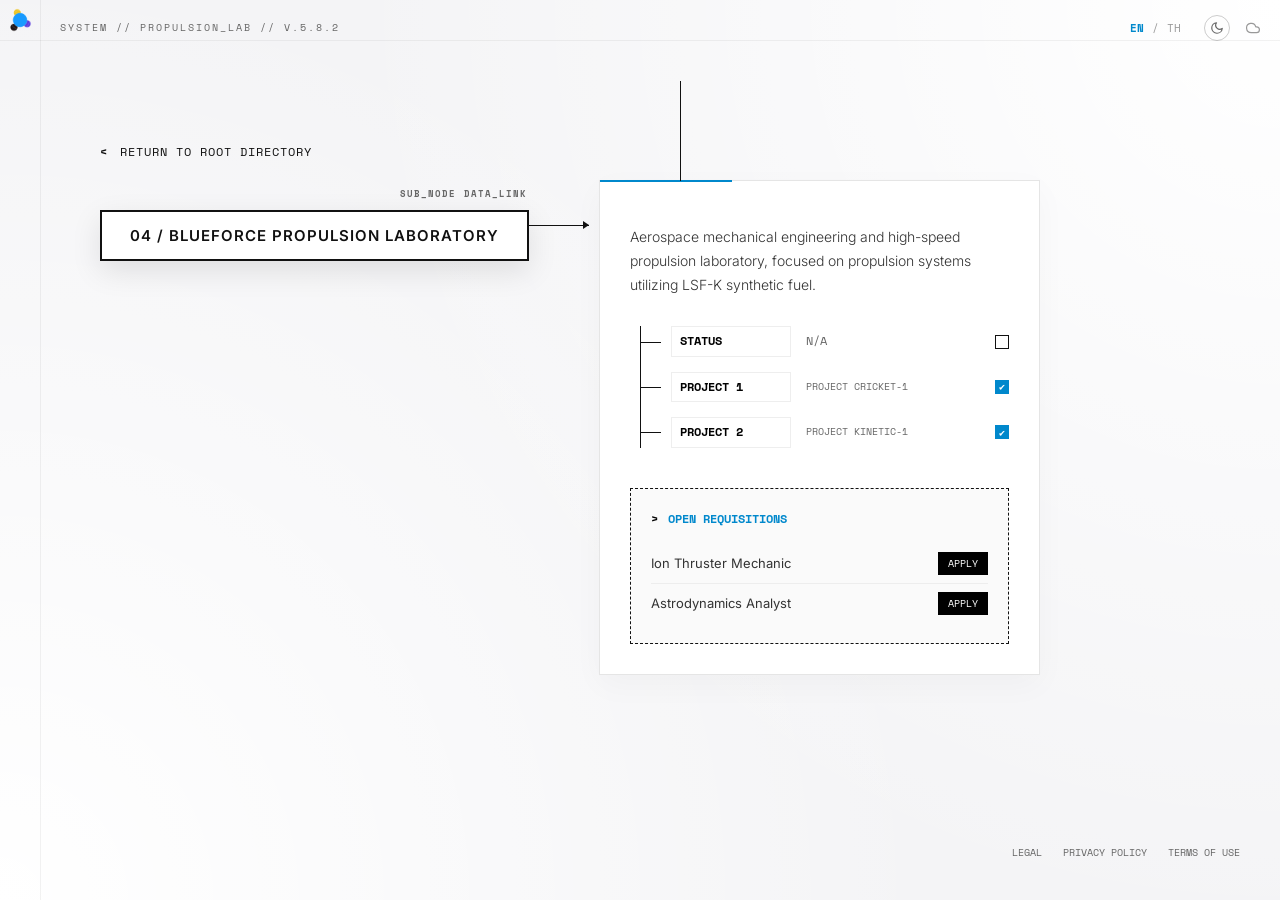
<file: propulsion.html>
<!DOCTYPE html>
<html lang="en">
<head>
  <meta charset="UTF-8">
  <meta name="viewport" content="width=device-width, initial-scale=1.0">
  <title>04 / BLUEFORCE PROPULSION LABORATORY</title>
  <link rel="stylesheet" href="styles.css">
  <link rel="icon" type="image/png" href="LOGO/BHC_LOGO.png">
</head>
<body>
  <div class="lang-toggle">
    <span class="lang-btn active" data-lang="en">EN</span> / <span class="lang-btn" data-lang="th">TH</span>
    <span class="theme-toggle" id="theme-toggle"><svg width="14" height="14" viewBox="0 0 24 24" fill="none" stroke="currentColor" stroke-width="2" stroke-linecap="round" stroke-linejoin="round"><path d="M21 12.79A9 9 0 1 1 11.21 3 7 7 0 0 0 21 12.79z"/></svg></span>
    <a href="login.html" class="cloud-toggle" id="cloud-toggle" title="Blueforce Cloud"><svg width="14" height="14" viewBox="0 0 24 24" fill="none" stroke="currentColor" stroke-width="2" stroke-linecap="round" stroke-linejoin="round"><path d="M18 10h-1.26A8 8 0 1 0 9 20h9a5 5 0 0 0 0-10z"/></svg></a>
  </div>

  <img src="LOGO/BHC_LOGO.png" class="nav-logo site-logo" alt="BHC Logo">
  <div class="page-header" data-i18n="sys_prop">SYSTEM // PROPULSION_LAB // v.5.8.2</div>

  <div class="subpage-container">
    <a href="index.html" class="back-link" data-i18n="back_root">RETURN TO ROOT DIRECTORY</a>
    
    <div class="diagram-container" style="min-height: auto; align-items: flex-start; padding-left: 0;">
      <div class="node subpage-node" style="min-width: 300px;">
        <div class="tags">
          <span data-i18n="tag_sub_node">SUB_NODE</span>
          <span data-i18n="tag_data_link">DATA_LINK</span>
        </div>
        <span data-i18n="node_04">04 / BLUEFORCE PROPULSION LAB</span>
      </div>

      <div class="connector-right" style="margin-top: 15px; width: 60px;"></div>

      <div class="subpage-details" style="margin-top: -30px; margin-left: 10px;">
        <div class="decorative-line"></div>
        <p style="margin-bottom: 30px; font-weight: 300; font-size: 14px;" data-i18n="desc_prop">Aerospace division dedicated to developing next-generation hyper-velocity drives, ion thrusters, and sub-orbital launch capabilities. Pushing the boundaries of human spaceflight.</p>
        
        <ul class="properties-list">
          <li>
            <span class="prop-name">STATUS</span>
            <span class="prop-value" data-i18n="stat_bpl"></span>
            <div style="margin-left: auto; width: 14px; height: 14px; border: 1px solid #111;"></div>
          </li>
          <li>
            <span class="prop-name">PROJECT 1</span>
            <span class="prop-value" data-i18n="proj_bpl_1" style="font-size: 10px; line-height: 1.2;">PROJECT CRICKET-1</span>
            <span class="checkbox-checked">✔</span>
          </li>
          <li>
            <span class="prop-name">PROJECT 2</span>
            <span class="prop-value" data-i18n="proj_bpl_2" style="font-size: 10px; line-height: 1.2;">PROJECT KINETIC-1</span>
            <span class="checkbox-checked">✔</span>
          </li>
        </ul>

        <div class="careers-box">
          <div class="careers-box-title" data-i18n="open_req">OPEN REQUISITIONS</div>
          <div class="job-listing">
            <span data-i18n="job_ion">Ion Thruster Mechanic</span>
            <button class="job-apply-btn" data-i18n="apply">APPLY</button>
          </div>
          <div class="job-listing">
            <span data-i18n="job_astro">Astrodynamics Analyst</span>
            <button class="job-apply-btn" data-i18n="apply">APPLY</button>
          </div>
        </div>
      </div>
    </div>
  </div>
  
  <div class="global-footer">
    <a href="#" data-i18n="footer_legal">LEGAL</a>
    <a href="#" data-i18n="footer_privacy">PRIVACY POLICY</a>
    <a href="#" data-i18n="footer_terms">TERMS OF USE</a>
  </div>

  <!-- <div class="global-ticker">
    <div class="ticker-content" data-i18n="ticker_msg">
    </div>
  </div> -->
  
  <script src="script.js"></script>
</body>
</html>
</file>
<file: styles.css>
@import url('https://fonts.googleapis.com/css2?family=Inter:wght@300;400;600&family=Space+Mono&display=swap');

:root {
  --bg-color: #f4f4f6;
  --text-color: #111;
  --accent-blue: #0088cc;
  --node-bg: #111;
  --line-color: #111;
  --font-mono: 'Space Mono', monospace;
  --font-sans: 'Inter', sans-serif;
}

* {
  box-sizing: border-box;
}

body {
  margin: 0;
  padding: 40px;
  background-color: var(--bg-color);
  color: var(--text-color);
  font-family: var(--font-sans);
  min-height: 100vh;
  position: relative;
  background-image: 
    radial-gradient(circle at 100% 0%, #ffffff 0%, transparent 60%),
    radial-gradient(circle at 0% 100%, #ffffff 0%, transparent 60%);
  background-attachment: fixed;
}

/* Geometric details */
body::before {
  content: '';
  position: fixed;
  top: 0;
  left: 40px;
  width: 1px;
  height: 100vh;
  background: rgba(0,0,0,0.05);
  z-index: 0;
}

body::after {
  content: '';
  position: fixed;
  top: 40px;
  left: 0;
  width: 100vw;
  height: 1px;
  background: rgba(0,0,0,0.05);
  z-index: 0;
}

/* Page Headers */
.page-header {
  position: absolute;
  top: 20px;
  left: 60px;
  font-family: var(--font-mono);
  font-size: 10px;
  color: #666;
  text-transform: uppercase;
  letter-spacing: 2px;
  z-index: 10;
}

/* Diagrammatic Containers */
.diagram-container {
  display: flex;
  flex-direction: row;
  align-items: center;
  justify-content: flex-start;
  min-height: calc(100vh - 80px);
  position: relative;
  z-index: 5;
  padding-left: 5vw;
}

@media (max-width: 900px) {
  .diagram-container {
    flex-direction: column;
    align-items: flex-start;
    padding-top: 60px;
  }
}

/* Nodes */
.node {
  background-color: var(--node-bg);
  color: #fff;
  padding: 14px 28px;
  font-size: 15px;
  font-weight: 600;
  letter-spacing: 1px;
  text-transform: uppercase;
  position: relative;
  z-index: 2;
  box-shadow: 0 10px 30px rgba(0,0,0,0.1);
  transition: transform 0.1s ease-out, background-color 0.3s ease;
  text-align: center;
  min-width: 320px;
  transform: translate3d(var(--mouse-x, 0px), var(--mouse-y, 0px), 0);
  will-change: transform;
}

.node.subpage-node {
  background-color: #fff;
  color: #111;
  border: 2px solid #111;
}

.node:not(.subpage-node):hover {
  transform: translate3d(var(--mouse-x, 0px), calc(var(--mouse-y, 0px) - 2px), 0) scale(1.02);
  background-color: #000;
}

.node .tags {
  position: absolute;
  top: -25px;
  right: 0;
  font-family: var(--font-mono);
  font-size: 9px;
  color: #666;
  display: flex;
  gap: 8px;
}

/* Connectors */
.connector-right {
  width: 80px;
  height: 1px;
  background-color: var(--line-color);
  position: relative;
  z-index: 1;
}

.connector-right::after {
  content: '';
  position: absolute;
  right: 0;
  top: -4px;
  border-top: 4px solid transparent;
  border-bottom: 4px solid transparent;
  border-left: 6px solid var(--line-color);
}

@media (max-width: 900px) {
  .connector-right {
    width: 1px;
    height: 40px;
    margin-left: 40px;
  }
  .connector-right::after {
    right: -4px;
    top: auto;
    bottom: 0;
    border-left: 4px solid transparent;
    border-right: 4px solid transparent;
    border-top: 6px solid var(--line-color);
  }
}

/* Tree Structure */
.tree {
  display: flex;
  flex-direction: column;
  gap: 25px;
  position: relative;
  padding-left: 60px;
}

@media (max-width: 900px) {
  .tree {
    padding-left: 40px;
  }
}

/* Vertical line for the tree */
.tree::before {
  content: '';
  position: absolute;
  left: 0;
  top: 20px;
  bottom: 20px;
  width: 1px;
  background-color: var(--line-color);
  z-index: 1;
}

@media (max-width: 900px) {
  .tree::before {
    left: 40px;
    top: -20px;
  }
}

.tree-item {
  display: block;
  position: relative;
  text-decoration: none;
  color: inherit;
  opacity: 0;
  animation: fadeIn 0.6s forwards cubic-bezier(0.1, 0.9, 0.2, 1);
  transform: translate3d(var(--mouse-x, 0px), var(--mouse-y, 0px), 0);
  will-change: transform;
}

/* Horizontal line from trunk to tree item */
.tree-item::before {
  content: '';
  position: absolute;
  left: -60px;
  top: 50%;
  width: 60px;
  height: 1px;
  background-color: var(--line-color);
  z-index: 1;
}

/* Arrow head on horizontal line */
.tree-item::after {
  content: '';
  position: absolute;
  left: -4px;
  top: 50%;
  transform: translateY(-50%);
  border-top: 4px solid transparent;
  border-bottom: 4px solid transparent;
  border-left: 6px solid var(--line-color);
  z-index: 2;
}

@media (max-width: 900px) {
  .tree-item::before {
    left: 0;
    width: 40px;
  }
  .tree-item::after {
    left: 36px;
  }
}

.tree-node {
  background-color: var(--node-bg);
  color: #fff;
  padding: 10px 20px;
  font-size: 13px;
  font-family: var(--font-mono);
  text-transform: uppercase;
  transition: all 0.3s ease;
  display: flex;
  align-items: center;
  justify-content: space-between;
  min-width: 320px;
  border: 1px solid transparent;
  box-shadow: 0 4px 15px rgba(0,0,0,0.05);
}

.tree-node .icon {
  display: inline-flex;
  align-items: center;
  justify-content: center;
  width: 18px;
  height: 18px;
  background-color: #fff;
  color: #000;
  font-size: 12px;
  font-weight: bold;
  margin-left: 20px;
  transition: all 0.3s;
}

.tree-item:hover .tree-node {
  background-color: #fff;
  color: #000;
  border: 1px solid #000;
  transform: translateX(10px);
}

.tree-item:hover .tree-node .icon {
  background-color: #000;
  color: #fff;
  transform: rotate(90deg);
}

.tree-item:nth-child(1) { animation-delay: 0.1s; }
.tree-item:nth-child(2) { animation-delay: 0.2s; }
.tree-item:nth-child(3) { animation-delay: 0.3s; }
.tree-item:nth-child(4) { animation-delay: 0.4s; }
.tree-item:nth-child(5) { animation-delay: 0.5s; }

/* Contact node (07) - dashed outline variant */
.tree-node-contact {
  background-color: transparent;
  border: 1px dashed var(--line-color);
  color: #000;
}

.tree-node-contact .contact-icon {
  background-color: #f4f4f6;
  color: #000;
}

@keyframes fadeIn {
  from { opacity: 0; transform: translateX(-20px); }
  to { opacity: 1; transform: translateX(0); }
}

/* Subpage Layout */
.subpage-container {
  padding-top: 100px;
  padding-left: 60px;
  max-width: 1000px;
}

@media (max-width: 900px) {
  .subpage-container {
    padding-left: 0;
  }
}

.back-link {
  display: inline-flex;
  align-items: center;
  text-decoration: none;
  color: var(--text-color);
  font-family: var(--font-mono);
  font-size: 12px;
  margin-bottom: 50px;
  transition: color 0.3s, transform 0.3s;
  text-transform: uppercase;
  letter-spacing: 1px;
}

.back-link::before {
  content: '<';
  margin-right: 12px;
  font-size: 12px;
  font-weight: bold;
}

.back-link:hover {
  color: var(--accent-blue);
  transform: translateX(-5px);
}

.subpage-content {
  display: flex;
  gap: 60px;
  margin-top: 40px;
}

@media (max-width: 900px) {
  .subpage-content {
    flex-direction: column;
    gap: 40px;
  }
}

.subpage-details {
  flex: 1;
  font-size: 15px;
  line-height: 1.7;
  color: #333;
  padding: 30px;
  background: #fff;
  border: 1px solid rgba(0,0,0,0.1);
  box-shadow: 0 10px 30px rgba(0,0,0,0.03);
  position: relative;
}

.subpage-details::before {
  content: '';
  position: absolute;
  top: -1px;
  left: 0;
  width: 30%;
  height: 2px;
  background-color: var(--accent-blue);
}

.properties-list {
  font-family: var(--font-mono);
  font-size: 12px;
  border-left: 1px solid var(--line-color);
  padding-left: 30px;
  margin-left: 10px;
  list-style: none;
  display: flex;
  flex-direction: column;
  gap: 15px;
  position: relative;
}

.properties-list li {
  position: relative;
  display: flex;
  align-items: center;
}

.properties-list li::before {
  content: '';
  position: absolute;
  left: -30px;
  top: 50%;
  width: 20px;
  height: 1px;
  background-color: var(--line-color);
}

.prop-name {
  font-weight: bold;
  text-transform: uppercase;
  margin-right: 15px;
  color: #000;
  background: #fff;
  padding: 4px 8px;
  border: 1px solid #eee;
  min-width: 120px;
}

.prop-value {
  color: #666;
}

.checkbox-checked {
  display: inline-flex;
  align-items: center;
  justify-content: center;
  width: 14px;
  height: 14px;
  background-color: var(--accent-blue);
  color: #fff;
  font-size: 10px;
  margin-left: auto;
}

/* Decoration lines for subpage */
.decorative-line {
  position: absolute;
  width: 1px;
  height: 100px;
  background-color: var(--line-color);
  left: 80px;
  top: -100px;
}

/* ------------------- Phase 2 Features ------------------- */
.page-header {
  transform: translate3d(var(--mouse-x, 0px), var(--mouse-y, 0px), 0);
  will-change: transform;
}

.subpage-details {
  transform: translate3d(var(--mouse-x, 0px), var(--mouse-y, 0px), 0);
  will-change: transform;
}

.connector-right {
  transform: translate3d(var(--mouse-x, 0px), var(--mouse-y, 0px), 0);
  will-change: transform;
}

.tree {
  transform: translate3d(var(--mouse-x, 0px), var(--mouse-y, 0px), 0);
  will-change: transform;
}

/* Global Ticker */
.global-ticker {
  position: fixed;
  bottom: 0;
  left: 0;
  width: 100vw;
  background-color: #000;
  color: #0f0; /* retro terminal green */
  font-family: var(--font-mono);
  font-size: 11px;
  padding: 6px 0;
  white-space: nowrap;
  overflow: hidden;
  z-index: 100;
  letter-spacing: 1px;
}

.ticker-content {
  display: inline-block;
  padding-left: 100%;
  animation: tickerScroll 20s linear infinite;
}

@keyframes tickerScroll {
  0% { transform: translate3d(0, 0, 0); }
  100% { transform: translate3d(-100%, 0, 0); }
}

/* Global Footer */
.global-footer {
  position: fixed;
  bottom: 40px;
  right: 40px;
  font-family: var(--font-mono);
  font-size: 10px;
  z-index: 90;
}

.global-footer a {
  color: #666;
  text-decoration: none;
  margin-left: 15px;
  transition: color 0.3s;
}

.global-footer a:hover {
  color: #000;
}

/* Language Toggle */
.lang-toggle {
  position: fixed;
  top: 15px;
  right: 20px;
  font-family: var(--font-mono);
  font-size: 11px;
  color: #999;
  z-index: 90;
  display: flex;
  gap: 8px;
  align-items: center;
}

.nav-logo {
  height: 24px;
  width: auto;
  opacity: 0.9;
  transition: opacity 0.3s, transform 0.3s;
}

.site-logo {
  position: absolute;
  top: 8px;
  left: 8px;
  z-index: 10;
}

.nav-logo:hover {
  opacity: 1;
  transform: scale(1.05);
}

.cloud-toggle {
  cursor: pointer;
  margin-left: 8px;
  display: flex;
  align-items: center;
  justify-content: center;
  color: #999;
  transition: color 0.3s;
}

.cloud-toggle:hover {
  color: var(--accent-blue);
}

.theme-toggle {
  cursor: pointer;
  margin-left: 5px;
  display: flex;
  align-items: center;
  justify-content: center;
  color: #999;
  transition: color 0.3s;
}

.theme-toggle:hover {
  color: var(--accent-blue);
}

.lang-toggle .lang-btn {
  cursor: pointer;
  transition: color 0.3s;
}

.lang-toggle .lang-btn:hover {
  color: var(--accent-blue);
}

.lang-toggle .lang-btn.active {
  color: var(--accent-blue);
  font-weight: bold;
}

/* Careers Box in Subsidiary Pages */
.careers-box {
  margin-top: 40px;
  padding: 20px;
  border: 1px dashed var(--line-color);
  background-color: #fafafa;
}

.careers-box-title {
  font-family: var(--font-mono);
  font-size: 12px;
  font-weight: bold;
  margin-bottom: 15px;
  color: var(--accent-blue);
  display: flex;
  align-items: center;
  gap: 10px;
}

.careers-box-title::before {
  content: '>';
  color: #000;
}

.job-listing {
  display: flex;
  justify-content: space-between;
  align-items: center;
  font-size: 13px;
  padding: 8px 0;
  border-bottom: 1px solid rgba(0,0,0,0.05);
}

.job-listing:last-child {
  border-bottom: none;
}

.job-apply-btn {
  background: #000;
  color: #fff;
  border: none;
  padding: 4px 10px;
  font-family: var(--font-mono);
  font-size: 10px;
  cursor: pointer;
  transition: background 0.2s;
}

.job-apply-btn:hover {
  background: var(--accent-blue);
}

/* ============ Proper Dark Mode ============ */
html.dark-mode {
  --bg-color: #4a5665;
  --text-color: #e0e0e0;
  --node-bg: #e8e8e8;
  --line-color: #e0e0e0;
}

html.dark-mode .nav-logo {
  opacity: 0.8;
}

html.dark-mode body {
  background-color: #4a5665;
  color: #e0e0e0;
  background-image:
    radial-gradient(circle at 100% 0%, #1a1a1f 0%, transparent 60%),
    radial-gradient(circle at 0% 100%, #1a1a1f 0%, transparent 60%);
}

html.dark-mode body::before {
  background: rgba(255,255,255,0.06);
}

html.dark-mode body::after {
  background: rgba(255,255,255,0.06);
}

/* Page header */
html.dark-mode .page-header {
  color: #888;
}

/* Node tags */
html.dark-mode .node .tags {
  color: #999;
}

/* Main node in dark: light bg, dark text (inverted) */
html.dark-mode .node {
  background-color: #e8e8e8;
  color: #111;
  box-shadow: 0 10px 30px rgba(0,0,0,0.4);
}

html.dark-mode .node:not(.subpage-node):hover {
  background-color: #fff;
}

/* Subpage node: dark bg, light border/text */
html.dark-mode .node.subpage-node {
  background-color: #0e0e10;
  color: #e0e0e0;
  border-color: #e0e0e0;
}

/* Tree nodes */
html.dark-mode .tree-node {
  background-color: #e8e8e8;
  color: #111;
  box-shadow: 0 4px 15px rgba(0,0,0,0.3);
}

html.dark-mode .tree-node .icon {
  background-color: #111;
  color: #e8e8e8;
}

/* Contact node (07) dark mode */
html.dark-mode .tree-node-contact {
  background-color: transparent;
  border: 1px dashed #e0e0e0;
  color: #e0e0e0;
}

html.dark-mode .tree-node-contact .contact-icon {
  background-color: #222;
  color: #e0e0e0;
}

html.dark-mode .tree-item:hover .tree-node {
  background-color: #111;
  color: #e8e8e8;
  border-color: #e8e8e8;
}

html.dark-mode .tree-item:hover .tree-node .icon {
  background-color: #e8e8e8;
  color: #111;
}

/* Connectors */
html.dark-mode .connector-right {
  background-color: #e0e0e0;
}

html.dark-mode .connector-right::after {
  border-left-color: #e0e0e0;
}

/* Tree vertical & horizontal lines */
html.dark-mode .tree::before {
  background-color: #e0e0e0;
}

html.dark-mode .tree-item::before {
  background-color: #e0e0e0;
}

html.dark-mode .tree-item::after {
  border-left-color: #e0e0e0;
}

/* Subpage details panel */
html.dark-mode .subpage-details {
  background: #181820;
  color: #ccc;
  border-color: rgba(255,255,255,0.1);
  box-shadow: 0 10px 30px rgba(0,0,0,0.3);
}

/* Properties list */
html.dark-mode .properties-list {
  border-left-color: #e0e0e0;
}

html.dark-mode .properties-list li::before {
  background-color: #e0e0e0;
}

html.dark-mode .prop-name {
  color: #e0e0e0;
  background: #222;
  border-color: #333;
}

html.dark-mode .prop-value {
  color: #999;
}

/* Careers box */
html.dark-mode .careers-box {
  background-color: #141418;
  border-color: #444;
}

html.dark-mode .careers-box-title::before {
  color: #e0e0e0;
}

html.dark-mode .job-listing {
  border-bottom-color: rgba(255,255,255,0.08);
  color: #ccc;
}

html.dark-mode .job-apply-btn {
  background: #e8e8e8;
  color: #111;
}

html.dark-mode .job-apply-btn:hover {
  background: var(--accent-blue);
  color: #fff;
}

/* Back link */
html.dark-mode .back-link {
  color: #ccc;
}

html.dark-mode .back-link:hover {
  color: var(--accent-blue);
}

/* Decorative line */
html.dark-mode .decorative-line {
  background-color: #e0e0e0;
}

/* Lang toggle */
html.dark-mode .lang-toggle {
  color: #777;
}

html.dark-mode .lang-toggle .lang-btn:hover,
html.dark-mode .lang-toggle .lang-btn.active {
  color: var(--accent-blue);
}

/* Footer */
html.dark-mode .global-footer a {
  color: #888;
}

html.dark-mode .global-footer a:hover {
  color: #e0e0e0;
}

/* Contact page inline styles override */
html.dark-mode input,
html.dark-mode textarea {
  background-color: #181820;
  color: #e0e0e0;
  border-color: #444;
}

html.dark-mode button[data-i18n="btn_transmit"] {
  background: #e8e8e8 !important;
  color: #111 !important;
}

html.dark-mode button[data-i18n="btn_transmit"]:hover {
  background: var(--accent-blue) !important;
  color: #fff !important;
}

/* ============ Theme Toggle Icon Button ============ */
.theme-toggle {
  cursor: pointer;
  margin-left: 15px;
  user-select: none;
  transition: opacity 0.3s, transform 0.3s;
  display: inline-flex;
  align-items: center;
  justify-content: center;
  width: 26px;
  height: 26px;
  border-radius: 50%;
  border: 1px solid rgba(0,0,0,0.2);
  background: transparent;
  vertical-align: middle;
  line-height: 1;
  color: #666;
}

html.dark-mode .theme-toggle {
  border-color: rgba(255,255,255,0.25);
  color: #aaa;
}

.theme-toggle:hover {
  color: var(--accent-blue);
  border-color: var(--accent-blue);
  transform: rotate(15deg);
}
</file>
